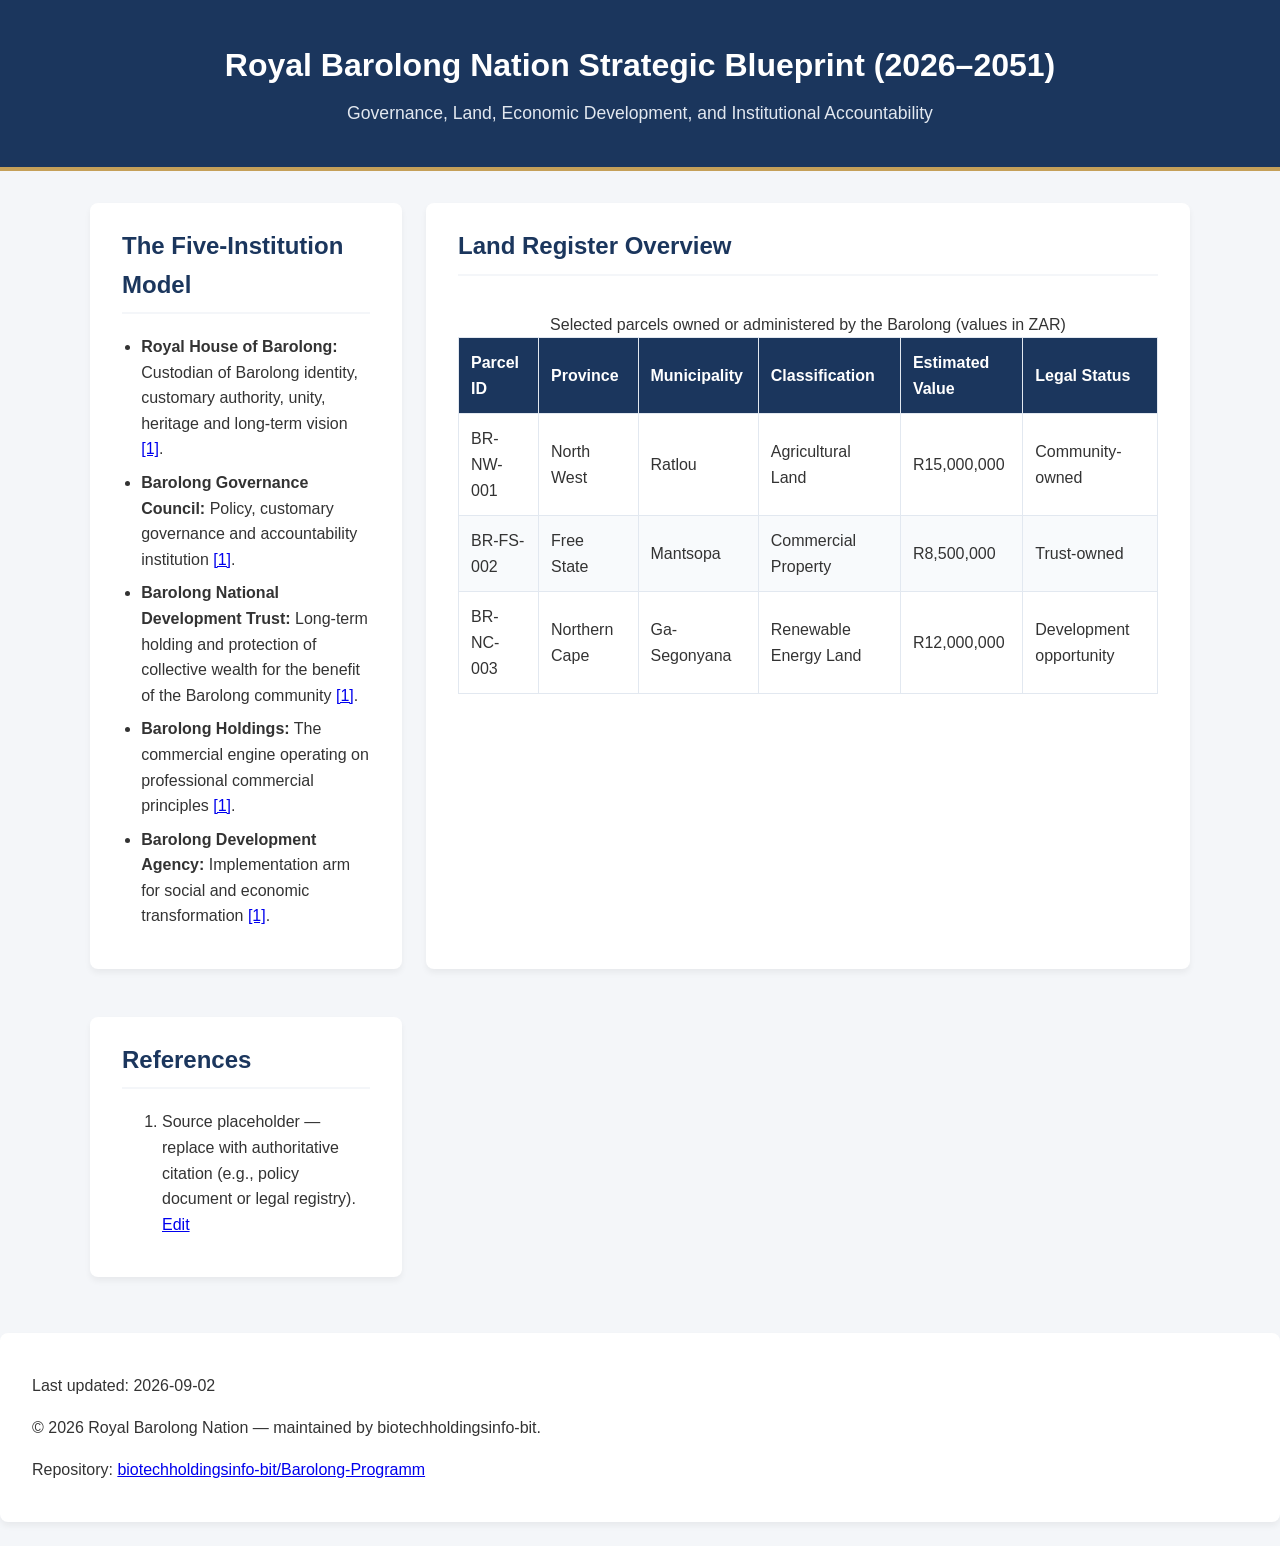
<file: index.html>
<!DOCTYPE html>
<html lang="en">
<head>
    <meta charset="UTF-8">
    <meta name="viewport" content="width=device-width, initial-scale=1.0">
    <title>Royal Barolong Nation Strategic Blueprint</title>
    <link rel="stylesheet" href="style.css">

    <!-- SEO & social -->
    <meta name="description" content="Royal Barolong Nation Strategic Blueprint (2026–2051): governance, land register and development strategy.">
    <meta name="theme-color" content="#1b365d">

    <meta property="og:title" content="Royal Barolong Nation Strategic Blueprint (2026–2051)">
    <meta property="og:description" content="Governance, land register, economic development and institutional accountability for the Royal Barolong Nation.">
    <meta property="og:type" content="website">
    <meta name="twitter:card" content="summary_large_image">

    <link rel="icon" href="/favicon.ico" />

    <script type="application/ld+json">
    {
      "@context": "https://schema.org",
      "@type": "WebPage",
      "name": "Royal Barolong Nation Strategic Blueprint (2026–2051)",
      "description": "Governance, land register, economic development and institutional accountability for the Royal Barolong Nation.",
      "publisher": {
        "@type": "Organization",
        "name": "Royal Barolong Nation"
      }
    }
    </script>
</head>
<body>
    <a class="skip-link" href="#main-content">Skip to main content</a>

    <header>
        <h1>Royal Barolong Nation Strategic Blueprint (2026–2051)</h1>
        <p>Governance, Land, Economic Development, and Institutional Accountability</p>
    </header>

    <main id="main-content" class="container">
        <section class="card" aria-labelledby="five-institutions">
            <h2 id="five-institutions">The Five-Institution Model</h2>
            <ul>
                <li><strong>Royal House of Barolong:</strong> Custodian of Barolong identity, customary authority, unity, heritage and long-term vision <a href="#references" aria-describedby="cite-1">[1]</a>.</li>
                <li><strong>Barolong Governance Council:</strong> Policy, customary governance and accountability institution <a href="#references" aria-describedby="cite-1">[1]</a>.</li>
                <li><strong>Barolong National Development Trust:</strong> Long-term holding and protection of collective wealth for the benefit of the Barolong community <a href="#references" aria-describedby="cite-1">[1]</a>.</li>
                <li><strong>Barolong Holdings:</strong> The commercial engine operating on professional commercial principles <a href="#references" aria-describedby="cite-1">[1]</a>.</li>
                <li><strong>Barolong Development Agency:</strong> Implementation arm for social and economic transformation <a href="#references" aria-describedby="cite-1">[1]</a>.</li>
            </ul>
        </section>

        <section class="card" aria-labelledby="land-register">
            <h2 id="land-register">Land Register Overview</h2>
            <div class="table-container" role="region" aria-label="Land register table">
                <table>
                    <caption>Selected parcels owned or administered by the Barolong (values in ZAR)</caption>
                    <thead>
                        <tr>
                            <th scope="col">Parcel ID</th>
                            <th scope="col">Province</th>
                            <th scope="col">Municipality</th>
                            <th scope="col">Classification</th>
                            <th scope="col">Estimated Value</th>
                            <th scope="col">Legal Status</th>
                        </tr>
                    </thead>
                    <tbody>
                        <tr>
                            <td>BR-NW-001</td>
                            <td>North West</td>
                            <td>Ratlou</td>
                            <td>Agricultural Land</td>
                            <td>R15,000,000</td>
                            <td>Community-owned</td>
                        </tr>
                        <tr>
                            <td>BR-FS-002</td>
                            <td>Free State</td>
                            <td>Mantsopa</td>
                            <td>Commercial Property</td>
                            <td>R8,500,000</td>
                            <td>Trust-owned</td>
                        </tr>
                        <tr>
                            <td>BR-NC-003</td>
                            <td>Northern Cape</td>
                            <td>Ga-Segonyana</td>
                            <td>Renewable Energy Land</td>
                            <td>R12,000,000</td>
                            <td>Development opportunity</td>
                        </tr>
                    </tbody>
                </table>
            </div>
        </section>

        <section class="card" aria-labelledby="references">
            <h2 id="references">References</h2>
            <ol>
                <li id="cite-1">Source placeholder — replace with authoritative citation (e.g., policy document or legal registry). <a href="#" aria-label="Edit citation">Edit</a></li>
            </ol>
        </section>

    </main>

    <footer class="card" role="contentinfo">
        <p>Last updated: 2026-09-02</p>
        <p>&copy; 2026 Royal Barolong Nation — maintained by biotechholdingsinfo-bit.</p>
        <p>Repository: <a href="https://github.com/biotechholdingsinfo-bit/Barolong-Programm">biotechholdingsinfo-bit/Barolong-Programm</a></p>
    </footer>
</body>
</html>
</file>
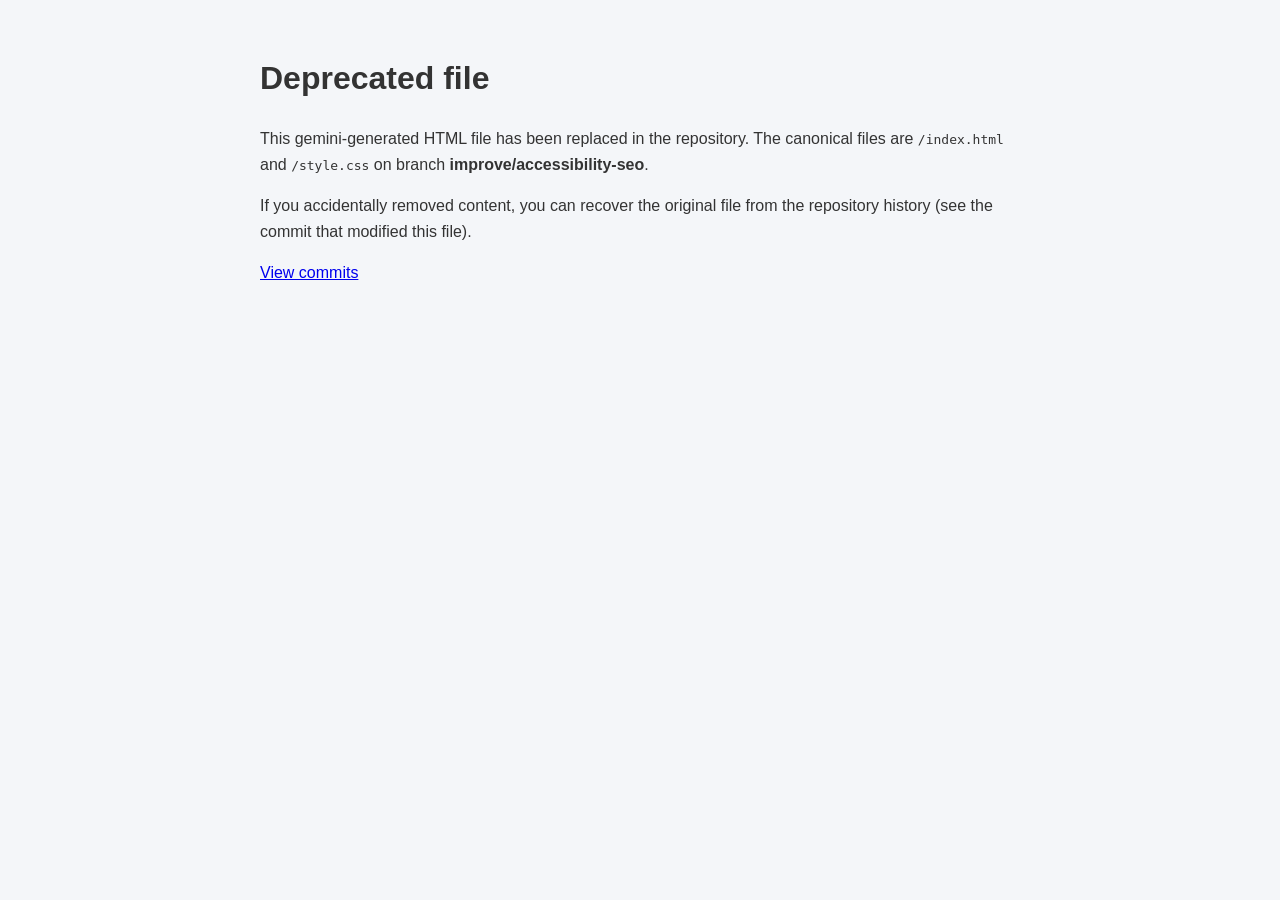
<file: gemini-code-1788388101574.html>
<!--
  This file was generated by an automated tool (gemini...).
  It has been intentionally overwritten on branch improve/accessibility-seo.
  The canonical site files are index.html and style.css at the repository root.
  If you need the original generator output, restore from commit history.
-->
<!doctype html>
<html lang="en">
  <head>
    <meta charset="utf-8">
    <title>Generator output (deprecated)</title>
    <meta name="viewport" content="width=device-width, initial-scale=1">
    <link rel="stylesheet" href="/style.css">
  </head>
  <body>
    <main style="font-family: Arial, sans-serif; padding: 2rem; max-width: 760px; margin: 0 auto;">
      <h1>Deprecated file</h1>
      <p>This gemini-generated HTML file has been replaced in the repository. The canonical files are <code>/index.html</code> and <code>/style.css</code> on branch <strong>improve/accessibility-seo</strong>.</p>
      <p>If you accidentally removed content, you can recover the original file from the repository history (see the commit that modified this file).</p>
      <p><a href="https://github.com/biotechholdingsinfo-bit/Barolong-Programm/commits">View commits</a></p>
    </main>
  </body>
</html>
</file>
<file: style.css>
:root {
    --primary-color: #1b365d;
    --secondary-color: #c5a059;
    --bg-color: #f4f6f9;
    --text-color: #333333;
    --white: #ffffff;
}

body {
    font-family: Arial, sans-serif;
    background-color: var(--bg-color);
    color: var(--text-color);
    margin: 0;
    padding: 0;
    line-height: 1.6;
}

/* Skip link for keyboard users */
.skip-link {
    position: absolute;
    left: -999px;
    top: auto;
    width: 1px;
    height: 1px;
    overflow: hidden;
}
.skip-link:focus {
    left: 1rem;
    top: 1rem;
    width: auto;
    height: auto;
    background: var(--white);
    color: var(--primary-color);
    padding: 0.5rem 1rem;
    z-index: 9999;
    border-radius: 4px;
    box-shadow: 0 2px 6px rgba(0,0,0,0.2);
}

header {
    background-color: var(--primary-color);
    color: var(--white);
    padding: 2.5rem 1rem;
    text-align: center;
    border-bottom: 4px solid var(--secondary-color);
}

header h1 {
    margin: 0 0 0.5rem 0;
    font-size: 2rem;
}

header p {
    margin: 0;
    font-size: 1.1rem;
    color: #e2e8f0;
}

.container {
    max-width: 1100px;
    margin: 2rem auto;
    padding: 0 1rem;
}

.card {
    background: var(--white);
    padding: 1.5rem 2rem;
    margin-bottom: 1.5rem;
    border-radius: 8px;
    box-shadow: 0 4px 6px rgba(0, 0, 0, 0.05);
}

.card h2 {
    color: var(--primary-color);
    margin-top: 0;
    border-bottom: 2px solid var(--bg-color);
    padding-bottom: 0.5rem;
}

ul {
    padding-left: 1.2rem;
}

li {
    margin-bottom: 0.5rem;
}

/* Responsive table wrapper */
.table-container { overflow-x: auto; -webkit-overflow-scrolling: touch; }
table { min-width: 700px; width: 100%; border-collapse: collapse; margin-top: 1rem; }

th, td {
    padding: 12px;
    border: 1px solid #e2e8f0;
    text-align: left;
}

th {
    background-color: var(--primary-color);
    color: var(--white);
}

tr:nth-child(even) {
    background-color: #f8fafc;
}

/* Focus outlines for keyboard users */
a:focus, button:focus, th:focus, td:focus {
    outline: 3px solid var(--secondary-color);
    outline-offset: 2px;
}

/* Responsive layout: two columns on wide screens */
@media (min-width: 900px) {
    .container { display: grid; grid-template-columns: 1fr 1fr; gap: 1.5rem; }
    footer { grid-column: 1 / -1; }
}

@media (max-width: 899px) {
    header h1 { font-size: 1.5rem; }
}

/* Print-friendly adjustments */
@media print {
    header, .skip-link, .card { box-shadow: none; }
    body { background: #fff; color: #000; }
}
</file>
